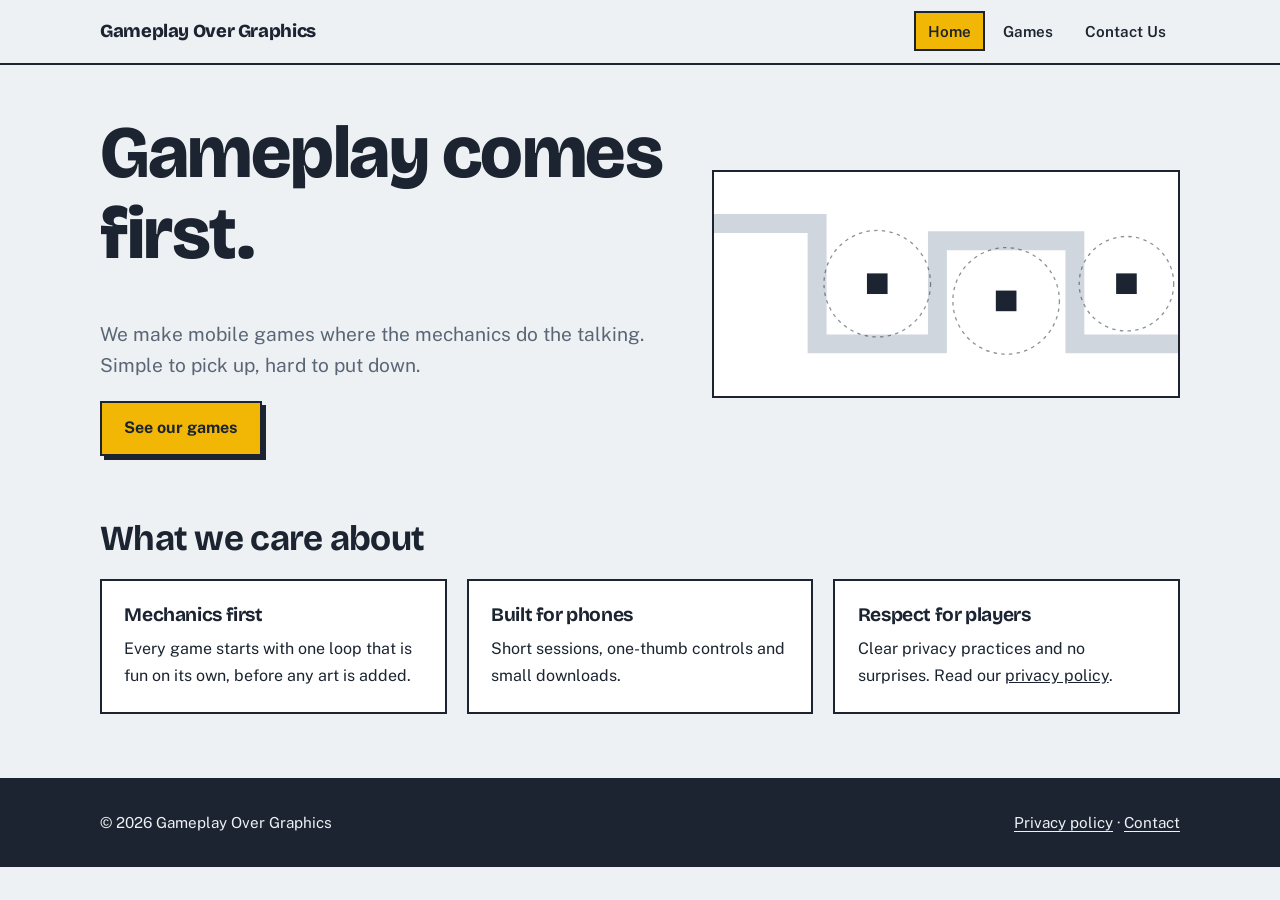
<file: index.html>
<!DOCTYPE html>
<html lang="en">
<head>
<meta charset="utf-8">
<meta name="viewport" content="width=device-width, initial-scale=1">
<title>Home | Gameplay Over Graphics</title>
<meta name="description" content="Mobile games built around gameplay first.">
<link rel="preconnect" href="https://fonts.googleapis.com">
<link rel="preconnect" href="https://fonts.gstatic.com" crossorigin>
<link href="https://fonts.googleapis.com/css2?family=Bricolage+Grotesque:wght@700;800&family=Public+Sans:wght@400;600;700&display=swap" rel="stylesheet">
<link rel="stylesheet" href="style.css">
</head>
<body>
<header><div class="wrap">
<a class="brand" href="index.html">Gameplay Over Graphics</a>
<nav aria-label="Main">
<a href="index.html" aria-current="page">Home</a>
<a href="games.html">Games</a>
<a href="contact.html">Contact Us</a>
</nav></div></header>
<main><div class="wrap">
<section class="hero">
<div>
<h1>Gameplay comes first.</h1>
<p class="lede">We make mobile games where the mechanics do the talking. Simple to pick up, hard to put down.</p>
<a class="btn" href="games.html">See our games</a>
</div>
<svg class="lane" viewBox="0 0 540 260" role="img" aria-label="Animated tower defense lane: an enemy follows a winding path past towers">
<path class="path" d="M-20 60 H120 V200 H260 V80 H420 V200 H540"/>
<circle class="range" cx="190" cy="130" r="62"/><rect class="tower" x="178" y="118" width="24" height="24"/>
<circle class="range" cx="340" cy="150" r="62"/><rect class="tower" x="328" y="138" width="24" height="24"/>
<circle class="range" cx="480" cy="130" r="55"/><rect class="tower" x="468" y="118" width="24" height="24"/>
<circle class="enemy" r="9"/>
</svg>
</section>
<section class="section">
<h2>What we care about</h2>
<div class="grid">
<div class="box"><h3>Mechanics first</h3><p>Every game starts with one loop that is fun on its own, before any art is added.</p></div>
<div class="box"><h3>Built for phones</h3><p>Short sessions, one-thumb controls and small downloads.</p></div>
<div class="box"><h3>Respect for players</h3><p>Clear privacy practices and no surprises. Read our <a href="fortifi-privacy.html">privacy policy</a>.</p></div>
</div>
</section>
</div></main>
<footer><div class="wrap">
<span>&copy; <span id="y">2026</span> Gameplay Over Graphics</span>
<span><a href="fortifi-privacy.html">Privacy policy</a> &middot; <a href="contact.html">Contact</a></span>
</div></footer>
<script>document.getElementById("y").textContent=new Date().getFullYear()</script>
</body>
</html>
</file>
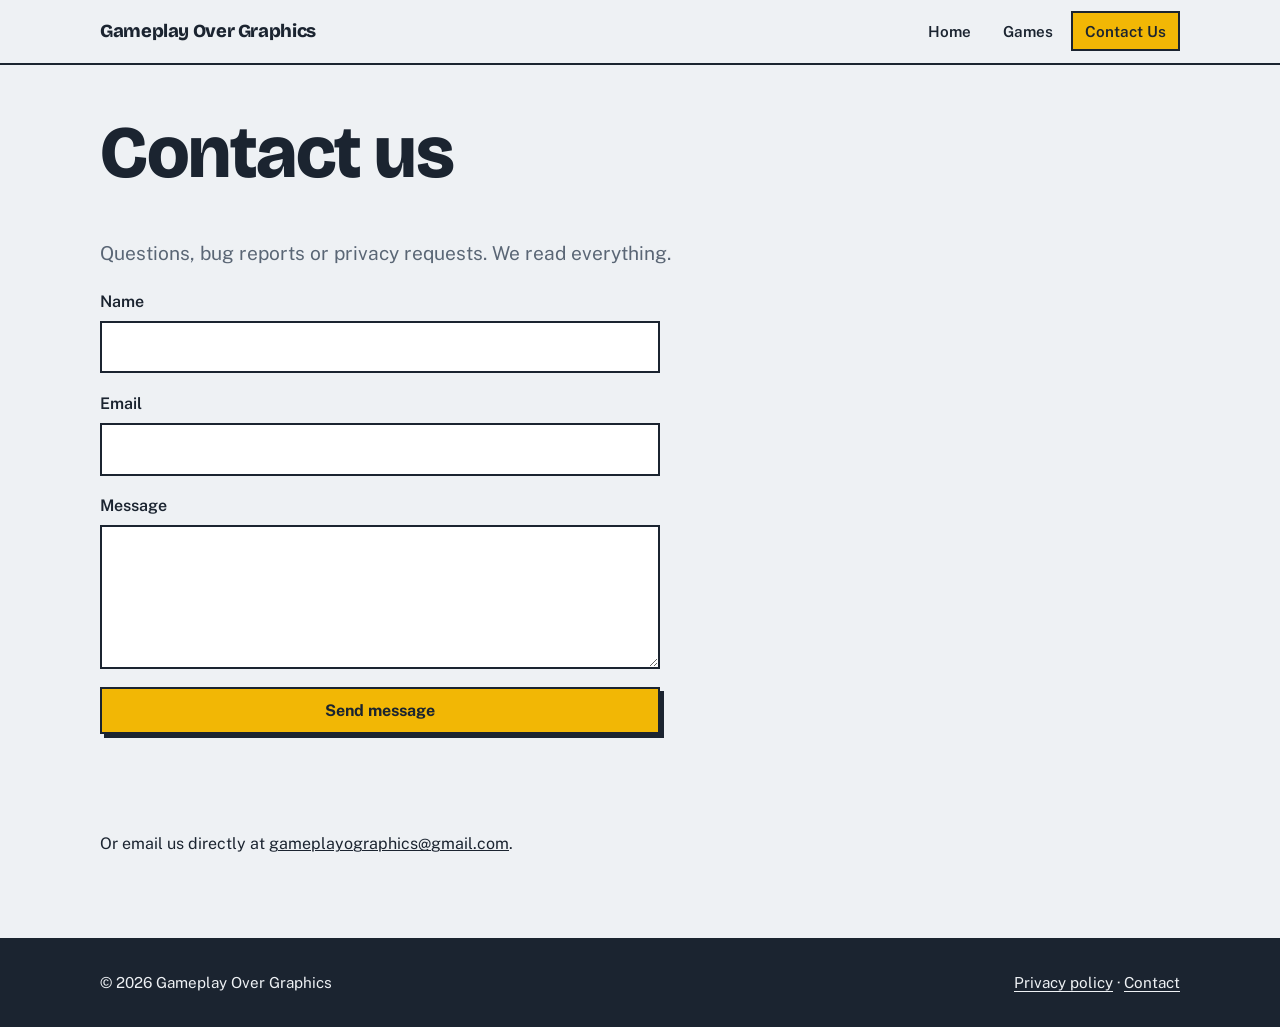
<file: contact.html>
<!DOCTYPE html>
<html lang="en">
<head>
<meta charset="utf-8">
<meta name="viewport" content="width=device-width, initial-scale=1">
<title>Contact Us | Gameplay Over Graphics</title>
<meta name="description" content="Get in touch with Gameplay Over Graphics.">
<link rel="preconnect" href="https://fonts.googleapis.com">
<link rel="preconnect" href="https://fonts.gstatic.com" crossorigin>
<link href="https://fonts.googleapis.com/css2?family=Bricolage+Grotesque:wght@700;800&family=Public+Sans:wght@400;600;700&display=swap" rel="stylesheet">
<link rel="stylesheet" href="style.css">
</head>
<body>
<header><div class="wrap">
<a class="brand" href="index.html">Gameplay Over Graphics</a>
<nav aria-label="Main">
<a href="index.html">Home</a>
<a href="games.html">Games</a>
<a href="contact.html" aria-current="page">Contact Us</a>
</nav></div></header>
<main><div class="wrap">
<h1>Contact us</h1>
<p class="lede">Questions, bug reports or privacy requests. We read everything.</p>
<form id="contact-form">
<label>Name<input name="name" autocomplete="name" required></label>
<label>Email<input type="email" name="email" autocomplete="email" required></label>
<label>Message<textarea name="message" required></textarea></label>
<div class="contact-hp" aria-hidden="true" style="position:absolute;left:-9999px"><label>Website<input name="website" tabindex="-1" autocomplete="off"></label></div>
<button class="btn" type="submit">Send message</button>
<p id="form-status" role="status" aria-live="polite"></p>
</form>
<p class="section">Or email us directly at <a href="mailto:gameplayographics@gmail.com">gameplayographics@gmail.com</a>.</p>
</div></main>
<footer><div class="wrap">
<span>&copy; <span id="y">2026</span> Gameplay Over Graphics</span>
<span><a href="fortifi-privacy.html">Privacy policy</a> &middot; <a href="contact.html">Contact</a></span>
</div></footer>
<script>document.getElementById("y").textContent=new Date().getFullYear()</script>
<script>
const SCRIPT_URL = "https://script.google.com/macros/s/AKfycbwg3M6s1Uzv4VVQ3CyRoJ3qeLAqJwShG9F9Bvr9yvNIPwNODdIgFHLyEzg_UqlVpG6B/exec";
const form = document.getElementById("contact-form");
const status = document.getElementById("form-status");
form.addEventListener("submit", async (event) => {
  event.preventDefault();
  if (!form.reportValidity()) return;
  if (SCRIPT_URL.startsWith("PASTE_")) {
    status.textContent = "Contact form is not configured yet.";
    return;
  }
  const button = form.querySelector('button[type="submit"]');
  button.disabled = true;
  status.textContent = "Sending...";
  try {
    // Apps Script web apps do not provide CORS response headers for browser fetch.
    // no-cors sends the request but cannot confirm server-side delivery.
    await fetch(SCRIPT_URL, {
      method: "POST",
      mode: "no-cors",
      body: new URLSearchParams(new FormData(form))
    });
    status.textContent = "Message submitted. Thank you!";
    form.reset();
  } catch (error) {
    status.textContent = "Could not submit your message. Please email us directly.";
  } finally {
    button.disabled = false;
  }
});
</script>
</body>
</html>
</file>
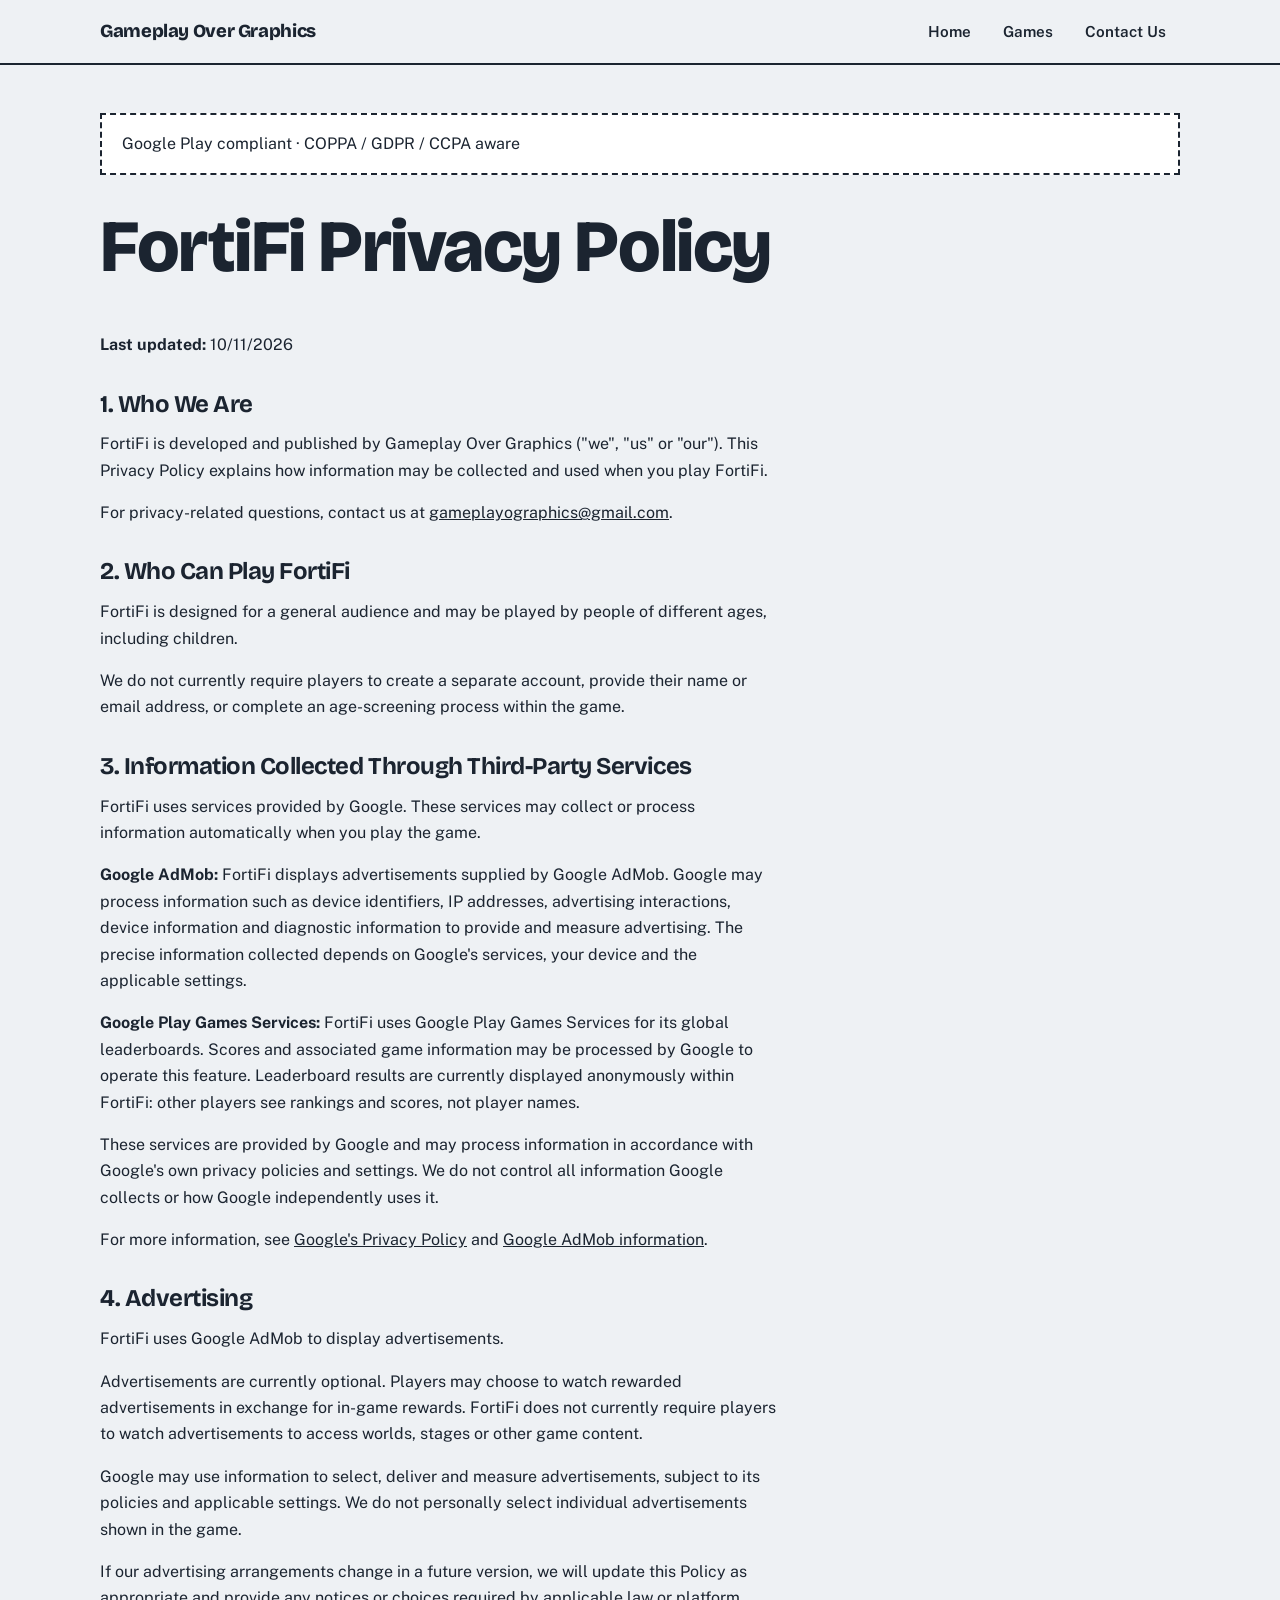
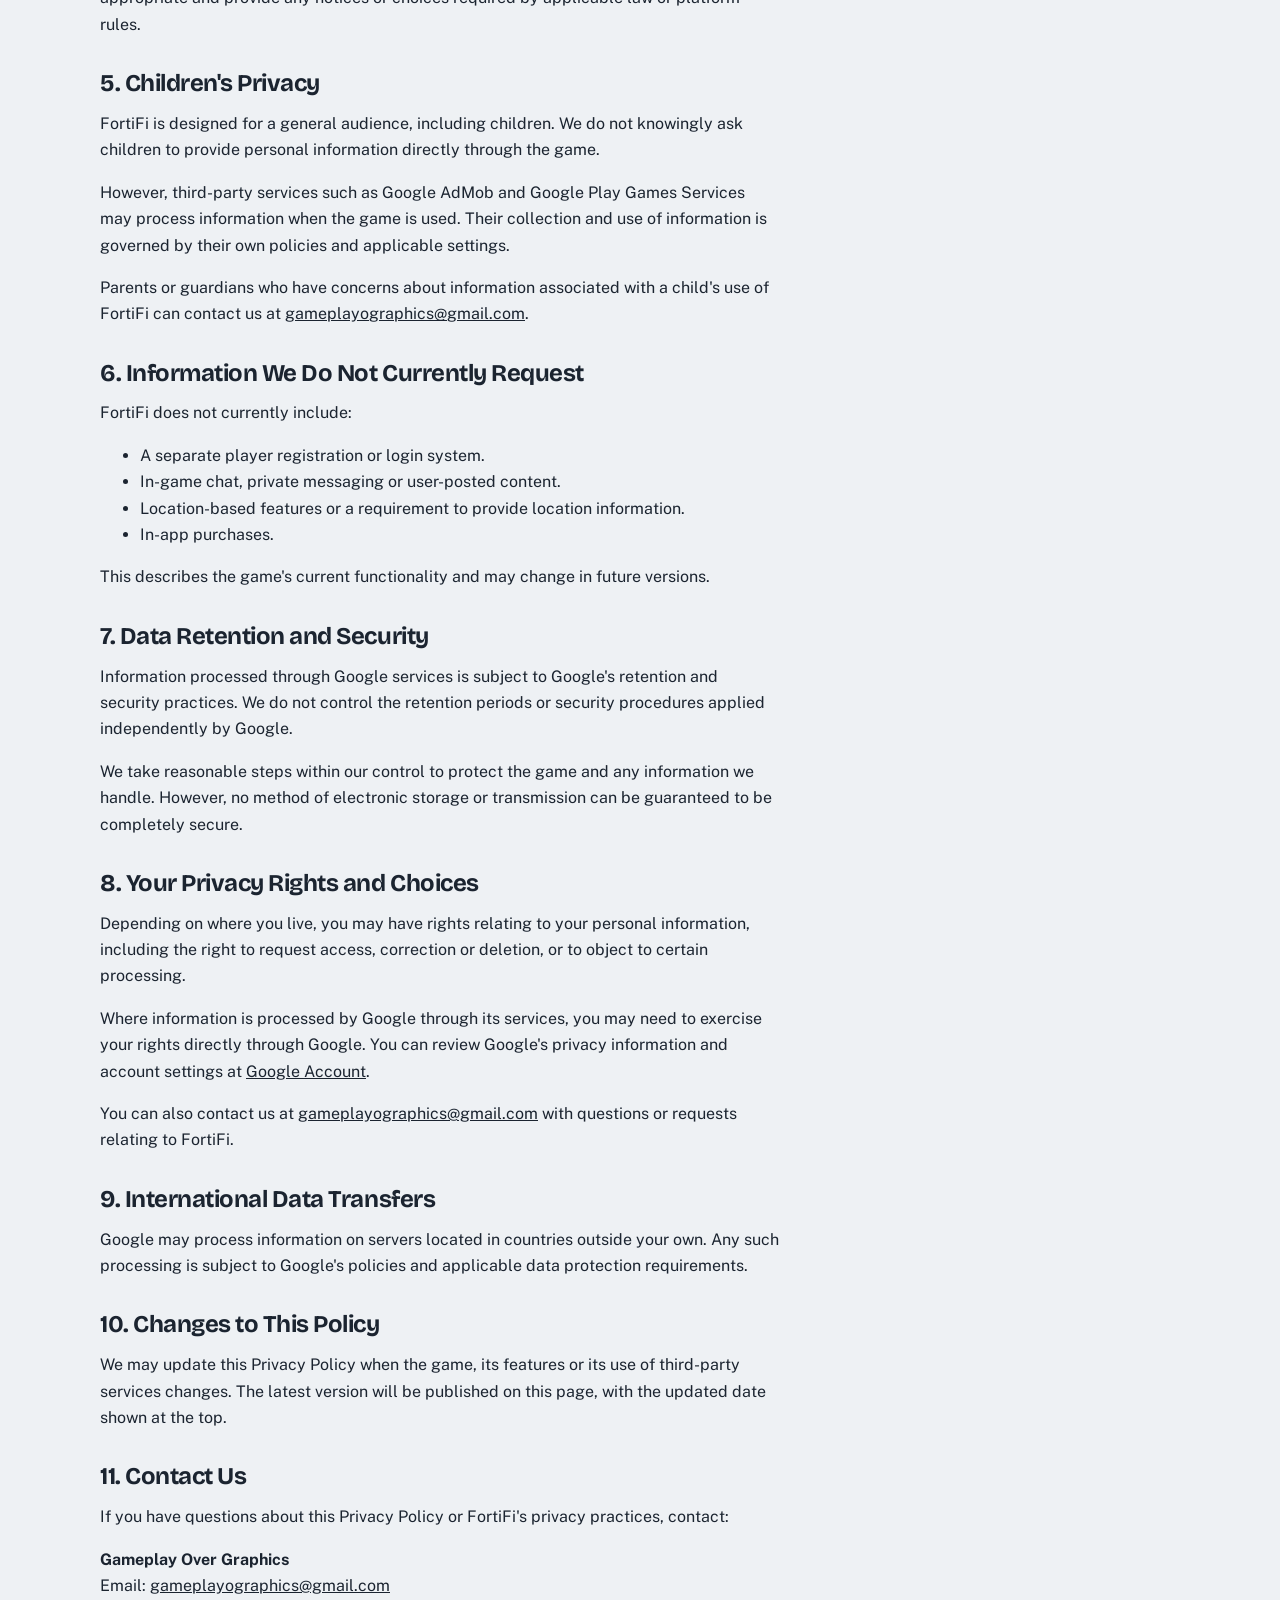
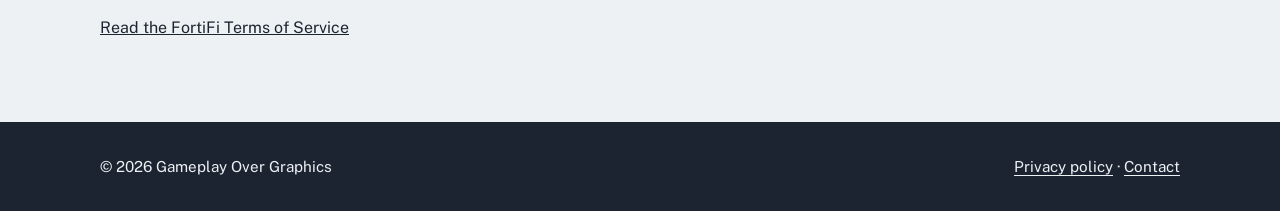
<file: fortifi-privacy.html>
<!DOCTYPE html>
<html lang="en">
<head>
<meta charset="utf-8">
<meta name="viewport" content="width=device-width, initial-scale=1">
<title>Fortifi Privacy Policy | Gameplay Over Graphics</title>
<meta name="description" content="Privacy policy for the Fortifi mobile game.">
<link rel="preconnect" href="https://fonts.googleapis.com">
<link rel="preconnect" href="https://fonts.gstatic.com" crossorigin>
<link href="https://fonts.googleapis.com/css2?family=Bricolage+Grotesque:wght@700;800&family=Public+Sans:wght@400;600;700&display=swap" rel="stylesheet">
<link rel="stylesheet" href="style.css">
</head>
<body>
<header><div class="wrap">
<a class="brand" href="index.html">Gameplay Over Graphics</a>
<nav aria-label="Main">
<a href="index.html">Home</a>
<a href="games.html">Games</a>
<a href="contact.html">Contact Us</a>
</nav></div></header>
<main><div class="wrap">
<div class="notice">

Google Play compliant  ·  COPPA / GDPR / CCPA aware</div>
<div class="prose">
<h1>FortiFi Privacy Policy</h1>
<p><strong>Last updated:</strong> 10/11/2026</p>

<h2>1. Who We Are</h2>
<p>FortiFi is developed and published by Gameplay Over Graphics ("we", "us" or "our"). This Privacy Policy explains how information may be collected and used when you play FortiFi.</p>
<p>For privacy-related questions, contact us at <a href="mailto:gameplayographics@gmail.com">gameplayographics@gmail.com</a>.</p>

<h2>2. Who Can Play FortiFi</h2>
<p>FortiFi is designed for a general audience and may be played by people of different ages, including children.</p>
<p>We do not currently require players to create a separate account, provide their name or email address, or complete an age-screening process within the game.</p>

<h2>3. Information Collected Through Third-Party Services</h2>
<p>FortiFi uses services provided by Google. These services may collect or process information automatically when you play the game.</p>

<p><strong>Google AdMob:</strong> FortiFi displays advertisements supplied by Google AdMob. Google may process information such as device identifiers, IP addresses, advertising interactions, device information and diagnostic information to provide and measure advertising. The precise information collected depends on Google's services, your device and the applicable settings.</p>

<p><strong>Google Play Games Services:</strong> FortiFi uses Google Play Games Services for its global leaderboards. Scores and associated game information may be processed by Google to operate this feature. Leaderboard results are currently displayed anonymously within FortiFi: other players see rankings and scores, not player names.</p>

<p>These services are provided by Google and may process information in accordance with Google's own privacy policies and settings. We do not control all information Google collects or how Google independently uses it.</p>

<p>For more information, see <a href="https://policies.google.com/privacy" target="_blank" rel="noopener noreferrer">Google's Privacy Policy</a> and <a href="https://support.google.com/admob/" target="_blank" rel="noopener noreferrer">Google AdMob information</a>.</p>

<h2>4. Advertising</h2>
<p>FortiFi uses Google AdMob to display advertisements.</p>
<p>Advertisements are currently optional. Players may choose to watch rewarded advertisements in exchange for in-game rewards. FortiFi does not currently require players to watch advertisements to access worlds, stages or other game content.</p>
<p>Google may use information to select, deliver and measure advertisements, subject to its policies and applicable settings. We do not personally select individual advertisements shown in the game.</p>
<p>If our advertising arrangements change in a future version, we will update this Policy as appropriate and provide any notices or choices required by applicable law or platform rules.</p>

<h2>5. Children's Privacy</h2>
<p>FortiFi is designed for a general audience, including children. We do not knowingly ask children to provide personal information directly through the game.</p>
<p>However, third-party services such as Google AdMob and Google Play Games Services may process information when the game is used. Their collection and use of information is governed by their own policies and applicable settings.</p>
<p>Parents or guardians who have concerns about information associated with a child's use of FortiFi can contact us at <a href="mailto:gameplayographics@gmail.com">gameplayographics@gmail.com</a>.</p>

<h2>6. Information We Do Not Currently Request</h2>
<p>FortiFi does not currently include:</p>
<ul>
  <li>A separate player registration or login system.</li>
  <li>In-game chat, private messaging or user-posted content.</li>
  <li>Location-based features or a requirement to provide location information.</li>
  <li>In-app purchases.</li>
</ul>
<p>This describes the game's current functionality and may change in future versions.</p>

<h2>7. Data Retention and Security</h2>
<p>Information processed through Google services is subject to Google's retention and security practices. We do not control the retention periods or security procedures applied independently by Google.</p>
<p>We take reasonable steps within our control to protect the game and any information we handle. However, no method of electronic storage or transmission can be guaranteed to be completely secure.</p>

<h2>8. Your Privacy Rights and Choices</h2>
<p>Depending on where you live, you may have rights relating to your personal information, including the right to request access, correction or deletion, or to object to certain processing.</p>
<p>Where information is processed by Google through its services, you may need to exercise your rights directly through Google. You can review Google's privacy information and account settings at <a href="https://myaccount.google.com/" target="_blank" rel="noopener noreferrer">Google Account</a>.</p>
<p>You can also contact us at <a href="mailto:gameplayographics@gmail.com">gameplayographics@gmail.com</a> with questions or requests relating to FortiFi.</p>

<h2>9. International Data Transfers</h2>
<p>Google may process information on servers located in countries outside your own. Any such processing is subject to Google's policies and applicable data protection requirements.</p>

<h2>10. Changes to This Policy</h2>
<p>We may update this Privacy Policy when the game, its features or its use of third-party services changes. The latest version will be published on this page, with the updated date shown at the top.</p>

<h2>11. Contact Us</h2>
<p>If you have questions about this Privacy Policy or FortiFi's privacy practices, contact:</p>
<p><strong>Gameplay Over Graphics</strong><br>
Email: <a href="mailto:gameplayographics@gmail.com">gameplayographics@gmail.com</a></p>

<p><a href="fortifi-terms.html">Read the FortiFi Terms of Service</a></p>
</div>
</div></main>
<footer><div class="wrap">
<span>&copy; <span id="y">2026</span> Gameplay Over Graphics</span>
<span><a href="fortifi-privacy.html">Privacy policy</a> &middot; <a href="contact.html">Contact</a></span>
</div></footer>
<script>document.getElementById("y").textContent=new Date().getFullYear()</script>
</body>
</html>
</file>
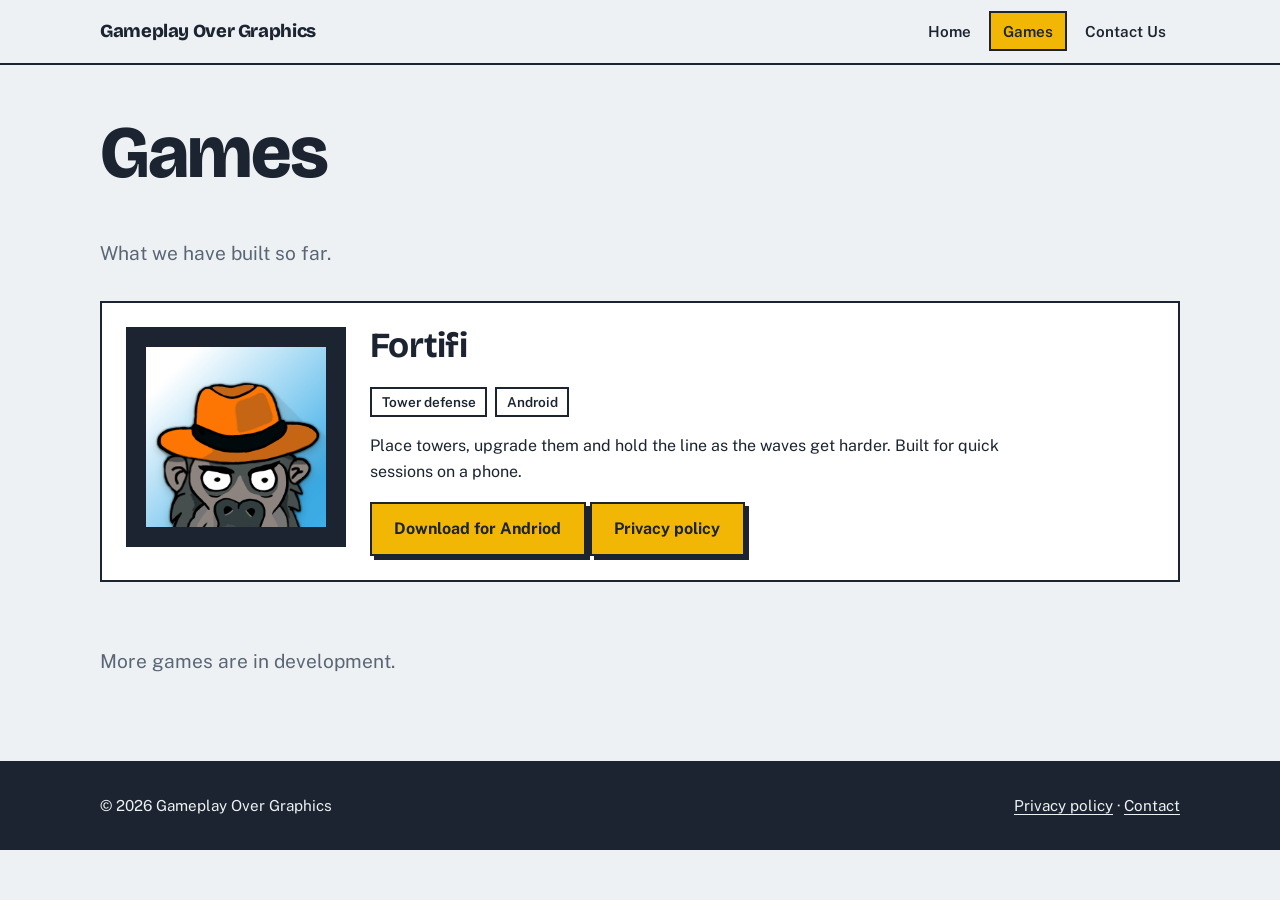
<file: games.html>
<!DOCTYPE html>
<html lang="en">
<head>
<meta charset="utf-8">
<meta name="viewport" content="width=device-width, initial-scale=1">
<title>Games | Gameplay Over Graphics</title>
<meta name="description" content="Games from Gameplay Over Graphics.">
<link rel="preconnect" href="https://fonts.googleapis.com">
<link rel="preconnect" href="https://fonts.gstatic.com" crossorigin>
<link href="https://fonts.googleapis.com/css2?family=Bricolage+Grotesque:wght@700;800&family=Public+Sans:wght@400;600;700&display=swap" rel="stylesheet">
<link rel="stylesheet" href="style.css">
</head>
<body>
<header><div class="wrap">
<a class="brand" href="index.html">Gameplay Over Graphics</a>
<nav aria-label="Main">
<a href="index.html">Home</a>
<a href="games.html" aria-current="page">Games</a>
<a href="contact.html">Contact Us</a>
</nav></div></header>
<main><div class="wrap">
<h1>Games</h1>
<p class="lede">What we have built so far.</p>
<article class="game section" style="margin-top:2rem">
<div class="thumb" role="img" aria-label="Fortifi game artwork placeholder"><img src="fortifi.png" alt="FORTIFI" width="180"></div>
<div>
<h2>Fortifi</h2>
<ul class="tags"><li>Tower defense</li><li>Android</li></ul>
<p>Place towers, upgrade them and hold the line as the waves get harder. Built for quick sessions on a phone.</p>
<a class="btn" href="https://play.google.com/store/apps/details?id=com.FORTIFI.TD&hl=en_US">Download for Andriod</a> 
<a class="btn" href="fortifi-privacy.html">Privacy policy</a>

</div>
</article>
<p class="section lede">More games are in development.</p>
</div></main>
<footer><div class="wrap">
<span>&copy; <span id="y">2026</span> Gameplay Over Graphics</span>
<span><a href="fortifi-privacy.html">Privacy policy</a> &middot; <a href="contact.html">Contact</a></span>
</div></footer>
<script>document.getElementById("y").textContent=new Date().getFullYear()</script>
</body>
</html>
</file>
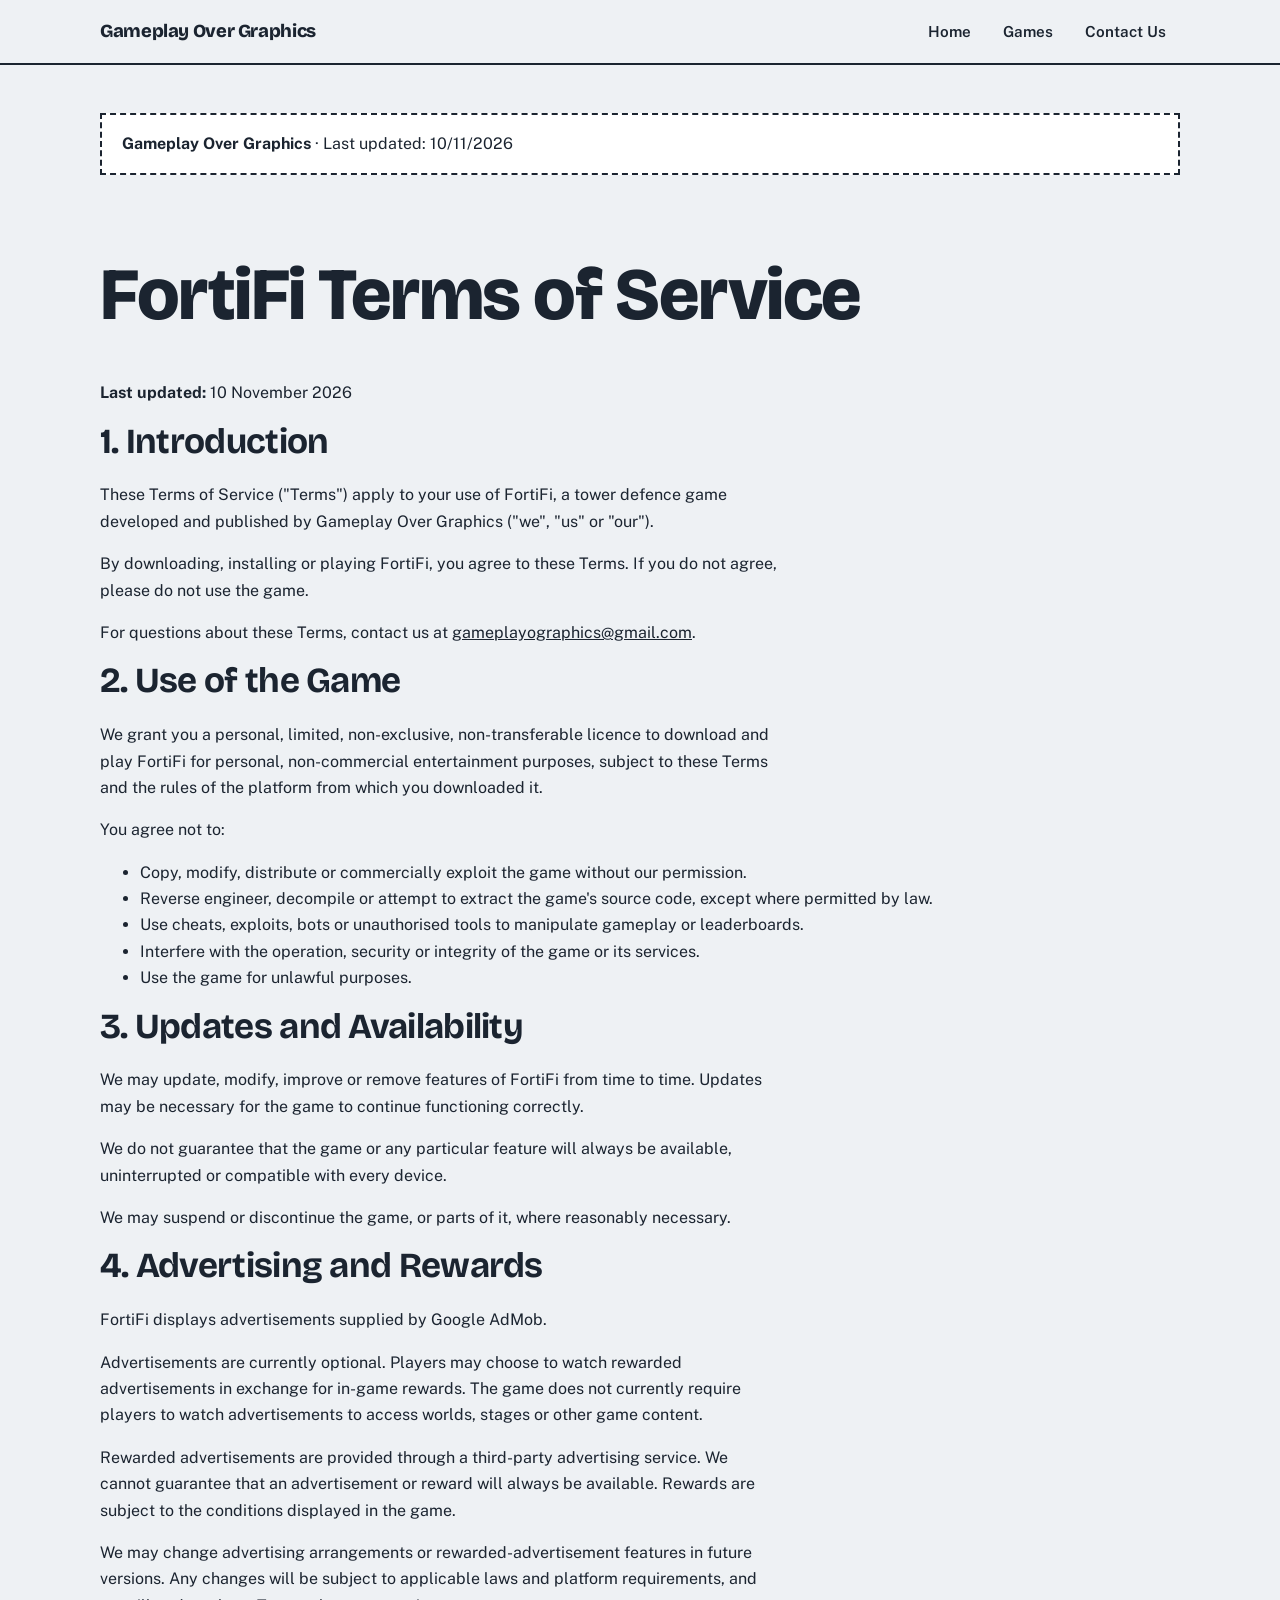
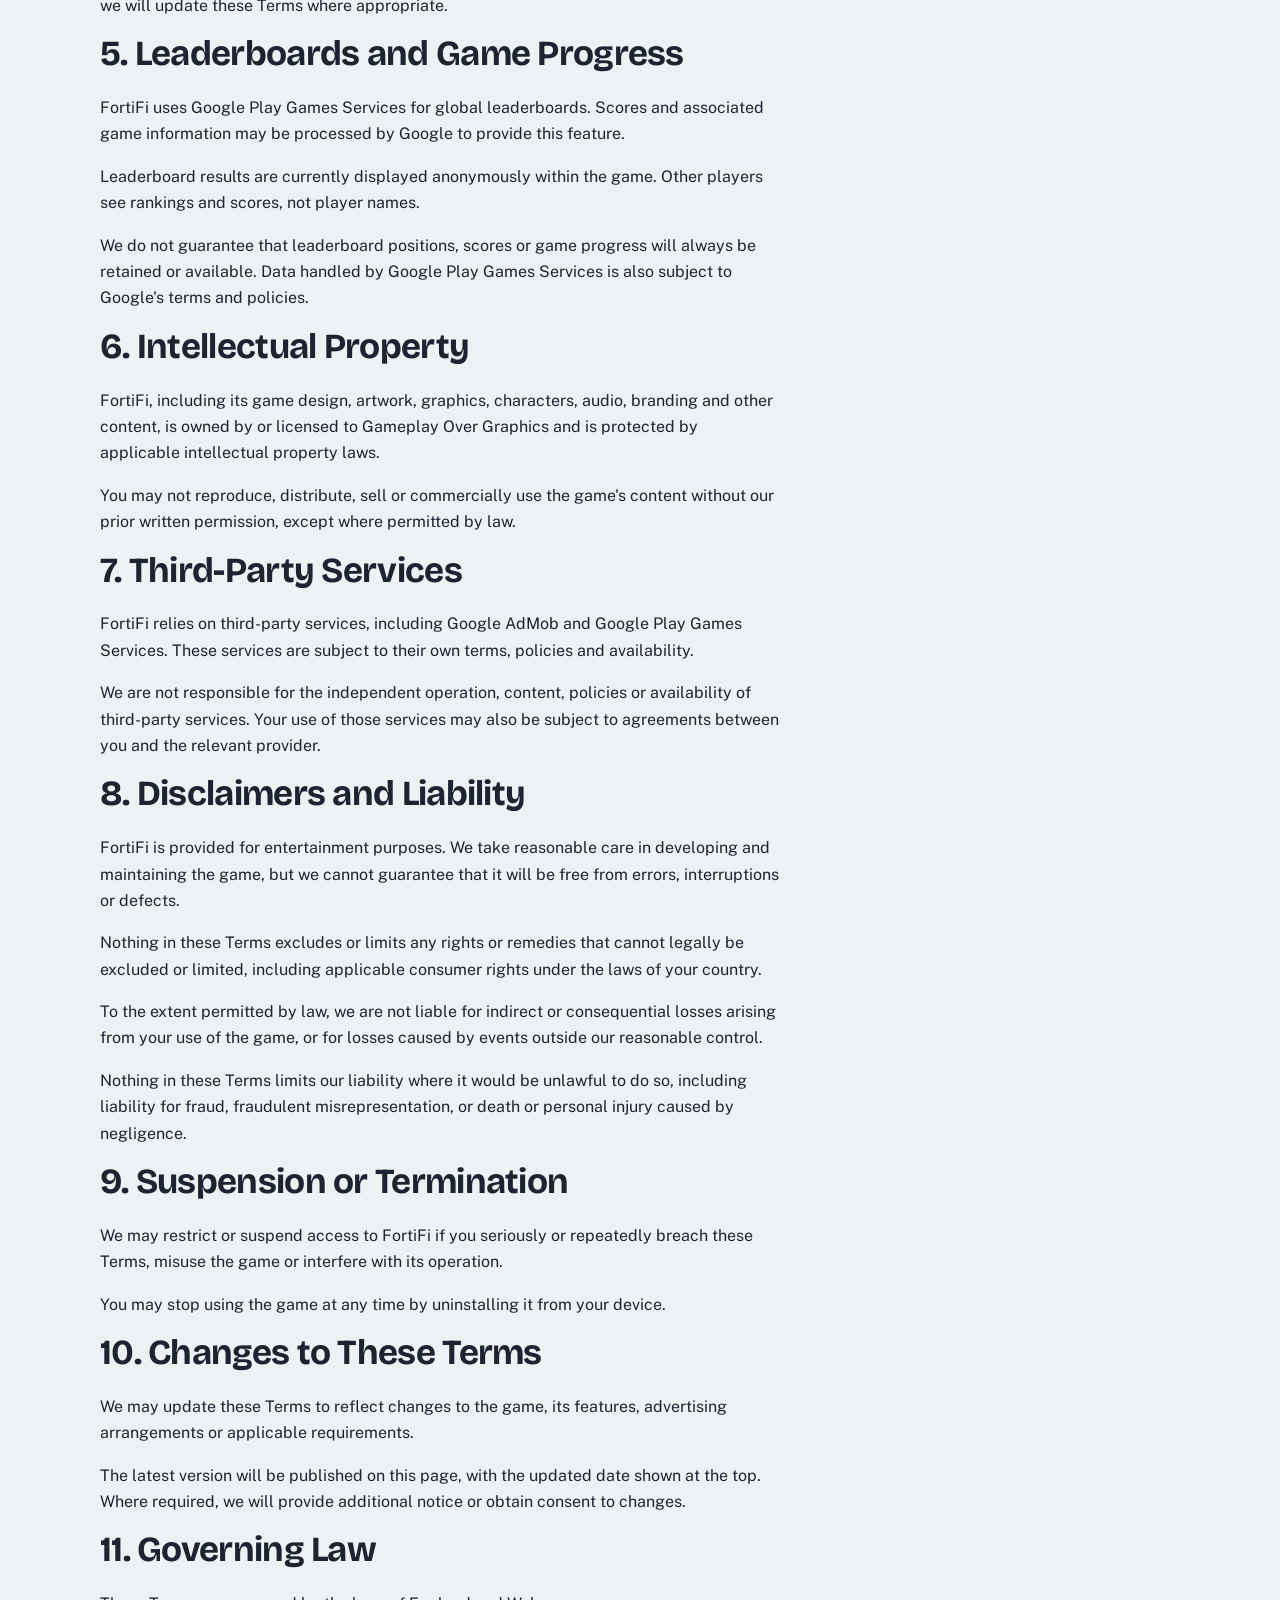
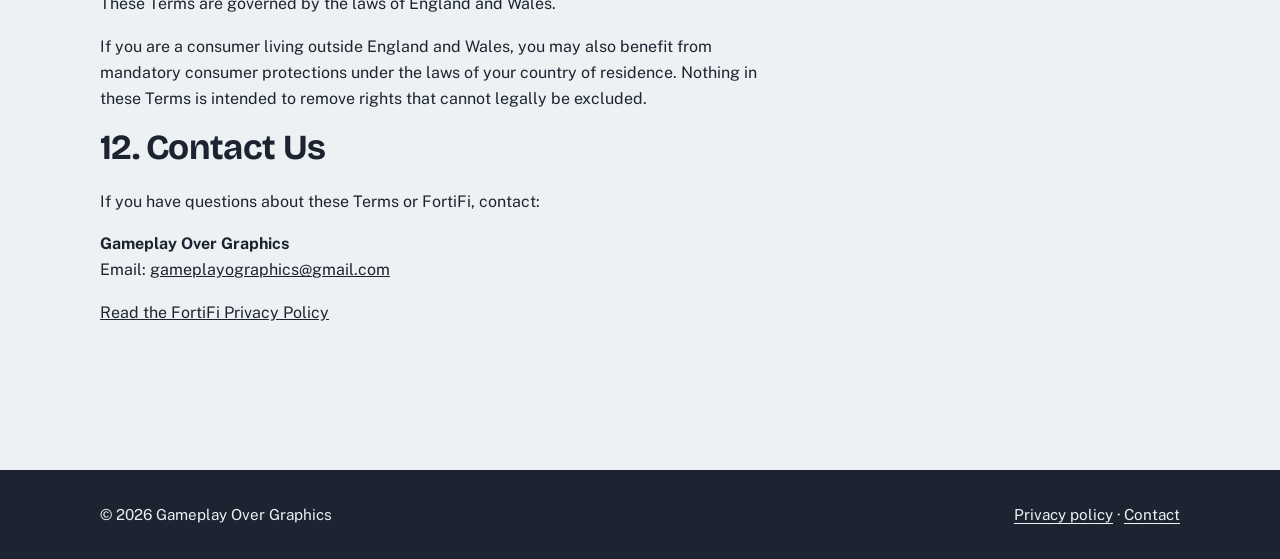
<file: terms.html>
<!DOCTYPE html>
<html lang="en">
<head>
<meta charset="utf-8">
<meta name="viewport" content="width=device-width, initial-scale=1">
 <title>FortiFi - Terms of Service | Gameplay Over Graphics</title>
  <meta name="description" content="Terms of Service for the FortiFi mobile game by Gameplay Over Graphics.">

<link rel="preconnect" href="https://fonts.googleapis.com">
<link rel="preconnect" href="https://fonts.gstatic.com" crossorigin>
<link href="https://fonts.googleapis.com/css2?family=Bricolage+Grotesque:wght@700;800&family=Public+Sans:wght@400;600;700&display=swap" rel="stylesheet">
<link rel="stylesheet" href="style.css">
</head>
<body>
<header>
<div class="wrap">
<a class="brand" href="index.html">Gameplay Over Graphics</a>
<nav aria-label="Main">
<a href="index.html">Home</a>
<a href="games.html">Games</a>
<a href="contact.html">Contact Us</a>
</nav>
</div>
</header>
<main>
<div class="wrap">
<div class="notice"><strong>Gameplay Over Graphics</strong>  ·  Last updated: 10/11/2026</div>

 <main class="container">

    <h1>FortiFi Terms of Service</h1>
<p><strong>Last updated:</strong> 10 November 2026</p>

<h2>1. Introduction</h2>
<p>These Terms of Service ("Terms") apply to your use of FortiFi, a tower defence game developed and published by Gameplay Over Graphics ("we", "us" or "our").</p>
<p>By downloading, installing or playing FortiFi, you agree to these Terms. If you do not agree, please do not use the game.</p>
<p>For questions about these Terms, contact us at <a href="mailto:gameplayographics@gmail.com">gameplayographics@gmail.com</a>.</p>

<h2>2. Use of the Game</h2>
<p>We grant you a personal, limited, non-exclusive, non-transferable licence to download and play FortiFi for personal, non-commercial entertainment purposes, subject to these Terms and the rules of the platform from which you downloaded it.</p>
<p>You agree not to:</p>
<ul>
  <li>Copy, modify, distribute or commercially exploit the game without our permission.</li>
  <li>Reverse engineer, decompile or attempt to extract the game's source code, except where permitted by law.</li>
  <li>Use cheats, exploits, bots or unauthorised tools to manipulate gameplay or leaderboards.</li>
  <li>Interfere with the operation, security or integrity of the game or its services.</li>
  <li>Use the game for unlawful purposes.</li>
</ul>

<h2>3. Updates and Availability</h2>
<p>We may update, modify, improve or remove features of FortiFi from time to time. Updates may be necessary for the game to continue functioning correctly.</p>
<p>We do not guarantee that the game or any particular feature will always be available, uninterrupted or compatible with every device.</p>
<p>We may suspend or discontinue the game, or parts of it, where reasonably necessary.</p>

<h2>4. Advertising and Rewards</h2>
<p>FortiFi displays advertisements supplied by Google AdMob.</p>
<p>Advertisements are currently optional. Players may choose to watch rewarded advertisements in exchange for in-game rewards. The game does not currently require players to watch advertisements to access worlds, stages or other game content.</p>
<p>Rewarded advertisements are provided through a third-party advertising service. We cannot guarantee that an advertisement or reward will always be available. Rewards are subject to the conditions displayed in the game.</p>
<p>We may change advertising arrangements or rewarded-advertisement features in future versions. Any changes will be subject to applicable laws and platform requirements, and we will update these Terms where appropriate.</p>

<h2>5. Leaderboards and Game Progress</h2>
<p>FortiFi uses Google Play Games Services for global leaderboards. Scores and associated game information may be processed by Google to provide this feature.</p>
<p>Leaderboard results are currently displayed anonymously within the game. Other players see rankings and scores, not player names.</p>
<p>We do not guarantee that leaderboard positions, scores or game progress will always be retained or available. Data handled by Google Play Games Services is also subject to Google's terms and policies.</p>

<h2>6. Intellectual Property</h2>
<p>FortiFi, including its game design, artwork, graphics, characters, audio, branding and other content, is owned by or licensed to Gameplay Over Graphics and is protected by applicable intellectual property laws.</p>
<p>You may not reproduce, distribute, sell or commercially use the game's content without our prior written permission, except where permitted by law.</p>

<h2>7. Third-Party Services</h2>
<p>FortiFi relies on third-party services, including Google AdMob and Google Play Games Services. These services are subject to their own terms, policies and availability.</p>
<p>We are not responsible for the independent operation, content, policies or availability of third-party services. Your use of those services may also be subject to agreements between you and the relevant provider.</p>

<h2>8. Disclaimers and Liability</h2>
<p>FortiFi is provided for entertainment purposes. We take reasonable care in developing and maintaining the game, but we cannot guarantee that it will be free from errors, interruptions or defects.</p>
<p>Nothing in these Terms excludes or limits any rights or remedies that cannot legally be excluded or limited, including applicable consumer rights under the laws of your country.</p>
<p>To the extent permitted by law, we are not liable for indirect or consequential losses arising from your use of the game, or for losses caused by events outside our reasonable control.</p>
<p>Nothing in these Terms limits our liability where it would be unlawful to do so, including liability for fraud, fraudulent misrepresentation, or death or personal injury caused by negligence.</p>

<h2>9. Suspension or Termination</h2>
<p>We may restrict or suspend access to FortiFi if you seriously or repeatedly breach these Terms, misuse the game or interfere with its operation.</p>
<p>You may stop using the game at any time by uninstalling it from your device.</p>

<h2>10. Changes to These Terms</h2>
<p>We may update these Terms to reflect changes to the game, its features, advertising arrangements or applicable requirements.</p>
<p>The latest version will be published on this page, with the updated date shown at the top. Where required, we will provide additional notice or obtain consent to changes.</p>

<h2>11. Governing Law</h2>
<p>These Terms are governed by the laws of England and Wales.</p>
<p>If you are a consumer living outside England and Wales, you may also benefit from mandatory consumer protections under the laws of your country of residence. Nothing in these Terms is intended to remove rights that cannot legally be excluded.</p>

<h2>12. Contact Us</h2>
<p>If you have questions about these Terms or FortiFi, contact:</p>
<p><strong>Gameplay Over Graphics</strong><br>
Email: <a href="mailto:gameplayographics@gmail.com">gameplayographics@gmail.com</a></p>

<p><a href="fortifi-privacy.html">Read the FortiFi Privacy Policy</a></p>

</div>

</div>
</div></main>
<footer><div class="wrap">
<span>&copy; <span id="y">2026</span> Gameplay Over Graphics</span>
<span><a href="fortifi-privacy.html">Privacy policy</a> &middot; <a href="contact.html">Contact</a></span>
</div></footer>
<script>document.getElementById("y").textContent=new Date().getFullYear()</script>
</body>
</html>
</file>
<file: style.css>
:root{--bg:#eef1f4;--panel:#fff;--ink:#1b2430;--muted:#5a6675;--line:#cfd6de;--accent:#f2b705;--accent-ink:#1b2430;--deep:#1b2430;--on-deep:#eef1f4}
@media (prefers-color-scheme:dark){:root{--bg:#10151c;--panel:#18202a;--ink:#e8edf2;--muted:#9aa7b6;--line:#2a3542;--deep:#0a0e13;--on-deep:#e8edf2}}
*{box-sizing:border-box}
html{scroll-padding-top:4rem}
body{margin:0;background:var(--bg);color:var(--ink);font:1rem/1.65 "Public Sans",system-ui,-apple-system,"Segoe UI",sans-serif}
h1,h2,h3{font-family:"Bricolage Grotesque","Public Sans",system-ui,sans-serif;line-height:1.1;margin:0 0 .6em;letter-spacing:-.02em}
h1{font-size:clamp(2.4rem,7vw,4.6rem);font-weight:800}
h2{font-size:clamp(1.6rem,4vw,2.2rem);font-weight:700}
h3{font-size:1.2rem;font-weight:700}
p{margin:0 0 1em;max-width:68ch}
a{color:inherit}
a:focus-visible,button:focus-visible,input:focus-visible,textarea:focus-visible{outline:3px solid var(--accent);outline-offset:2px}
.wrap{width:min(1080px,100% - 2.5rem);margin-inline:auto}
header{border-bottom:2px solid var(--ink);background:var(--bg);position:sticky;top:0;z-index:5}
header .wrap{display:flex;flex-wrap:wrap;align-items:center;justify-content:space-between;gap:.25rem 1.5rem;padding-block:.7rem}
.brand{font:800 1.15rem "Bricolage Grotesque",system-ui,sans-serif;text-decoration:none;letter-spacing:-.02em}
nav{display:flex;flex-wrap:wrap;gap:.25rem}
nav a{text-decoration:none;padding:.35rem .75rem;font-weight:600;font-size:.95rem;border:2px solid transparent}
nav a:hover{border-color:var(--line)}
nav a[aria-current=page]{background:var(--accent);color:var(--accent-ink);border-color:var(--ink)}
main{padding-block:3rem 4rem}
.hero{display:grid;gap:2.5rem;align-items:center;grid-template-columns:1fr}
@media(min-width:820px){.hero{grid-template-columns:1.1fr .9fr}}
.lede{font-size:1.2rem;color:var(--muted)}
.btn{display:inline-block;background:var(--accent);color:var(--accent-ink);font-weight:700;text-decoration:none;padding:.75rem 1.4rem;border:2px solid var(--ink);box-shadow:4px 4px 0 var(--ink);transition:transform .1s,box-shadow .1s;cursor:pointer;font-family:inherit;font-size:1rem}
.btn:hover{transform:translate(2px,2px);box-shadow:2px 2px 0 var(--ink)}
.lane{width:100%;height:auto;border:2px solid var(--ink);background:var(--panel)}
.lane .path{fill:none;stroke:var(--line);stroke-width:22;stroke-linecap:square;stroke-linejoin:miter}
.lane .tower{fill:var(--ink)}
.lane .enemy{fill:var(--accent);stroke:var(--ink);stroke-width:2}
.lane .range{fill:none;stroke:var(--ink);stroke-width:1.5;stroke-dasharray:4 5;opacity:.5}
.lane .enemy{offset-path:path("M-20 60 H120 V200 H260 V80 H420 V200 H540");animation:march 9s linear infinite}
@keyframes march{from{offset-distance:0%}to{offset-distance:100%}}
@media(prefers-reduced-motion:reduce){.lane .enemy{animation:none;offset-distance:30%}}
.section{margin-top:4rem}
.grid{display:grid;gap:1.25rem;grid-template-columns:repeat(auto-fit,minmax(240px,1fr))}
.box{background:var(--panel);border:2px solid var(--ink);padding:1.4rem}
.box p:last-child{margin-bottom:0}
.game{display:grid;gap:1.5rem;grid-template-columns:1fr;background:var(--panel);border:2px solid var(--ink);padding:1.5rem}
@media(min-width:720px){.game{grid-template-columns:220px 1fr}}
.thumb{aspect-ratio:1;background:var(--deep);color:var(--on-deep);display:grid;place-items:center;font:800 1.6rem "Bricolage Grotesque",system-ui,sans-serif;text-align:center;padding:1rem;border:2px solid var(--ink)}
.tags{display:flex;flex-wrap:wrap;gap:.5rem;padding:0;margin:0 0 1rem;list-style:none}
.tags li{border:2px solid var(--ink);padding:.1rem .6rem;font-size:.85rem;font-weight:600}
.prose{max-width:72ch}
.prose h2{margin-top:2rem;font-size:1.5rem}
.notice{border:2px dashed var(--ink);background:var(--panel);padding:1rem 1.25rem;margin-bottom:2rem}
form{display:grid;gap:1.1rem;max-width:560px}
label{display:grid;gap:.35rem;font-weight:600}
input,textarea{font:inherit;color:var(--ink);background:var(--panel);border:2px solid var(--ink);padding:.7rem .8rem;width:100%}
textarea{min-height:9rem;resize:vertical}
footer{background:var(--deep);color:var(--on-deep);padding-block:2rem;font-size:.95rem}
footer .wrap{display:flex;flex-wrap:wrap;justify-content:space-between;gap:.75rem 2rem}
footer a{text-underline-offset:3px}
</file>
